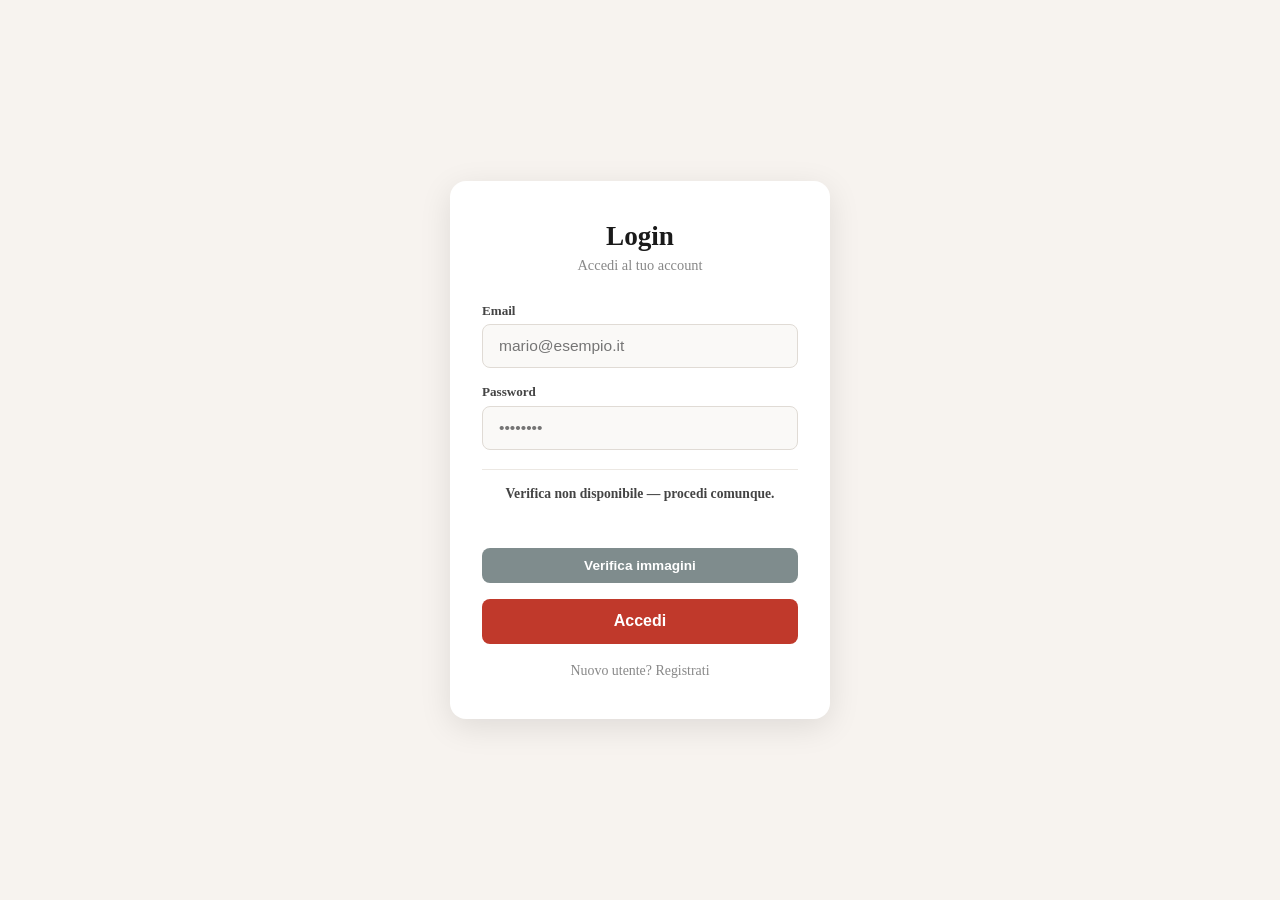
<file: public/login.html>
<!DOCTYPE html>
<html lang="it">
<head>
<meta charset="UTF-8">
<title>Login Agenda</title>
<meta name="viewport" content="width=device-width, initial-scale=1.0">
<link href="https://fonts.googleapis.com/css2?family=DM+Sans:wght@400;500;600&family=Playfair+Display:wght@700&display=swap" rel="stylesheet">
<link rel="stylesheet" href="./css/login.css">
</head>

<body>

<div class="login-box">
    <h2>Login</h2>
    <p class="subtitle">Accedi al tuo account</p>

    <div class="field-group">
        <label>Email</label>
        <input type="email" id="mail" placeholder="mario@esempio.it" onkeydown="if(event.key==='Enter') login()">
    </div>

    <div class="field-group">
        <label>Password</label>
        <input type="password" id="password" placeholder="••••••••" onkeydown="if(event.key==='Enter') login()">
    </div>

    <div id="verifica-section">
        <p id="verifica-titolo" class="verifica-titolo">Caricamento verifica...</p>
        <div id="verifica-grid"></div>
        <p id="verifica-msg" class="verifica-msg"></p>
        <button type="button" id="verificaBtn" onclick="confronta()">Verifica immagini</button>
    </div>

    <button type="button" id="loginBtn" onclick="login()" disabled>Accedi</button>

    <div id="message"></div>

    <a href="registrazione.html">Nuovo utente? Registrati</a>
</div>

<script src="js/login.js"></script>

</body>
</html>
</file>
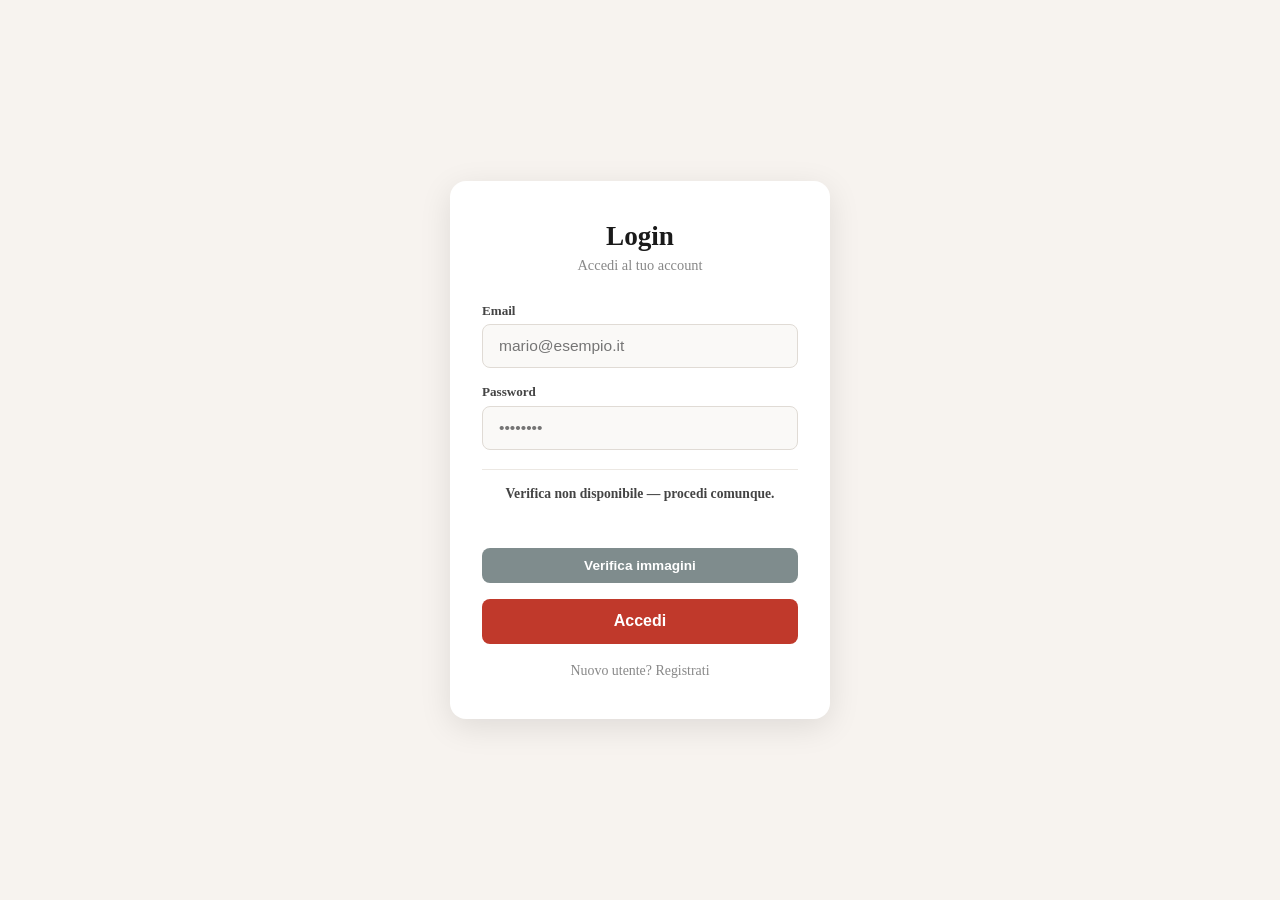
<file: public/profilo.html>
<!DOCTYPE html>
<html lang="it">
<head>
<meta charset="UTF-8">
<title>Profilo Utente</title>
<meta name="viewport" content="width=device-width, initial-scale=1.0">
<link href="https://fonts.googleapis.com/css2?family=DM+Sans:wght@400;500;600&family=Playfair+Display:wght@700&display=swap" rel="stylesheet">
<link rel="stylesheet" href="./css/profilo.css">
</head>

<body>

<div class="p-box">
    <h2>Profilo Utente</h2>

    <div class="field-group">
        <label>Nome</label>
        <input type="text" id="nome" placeholder="Mario">
    </div>

    <div class="field-group">
        <label>Cognome</label>
        <input type="text" id="cognome" placeholder="Rossi">
    </div>

    <div class="field-group">
        <label>Username</label>
        <input type="text" id="username" placeholder="mario_rossi">
    </div>

    <div class="field-group">
        <label>Email</label>
        <input type="email" id="mail" placeholder="mario@esempio.it" disabled>
    </div>

    <div class="field-group">
        <label>Telefono</label>
        <input type="tel" id="telefono" placeholder="+39 333 1234567">
    </div>

    <div class="field-group">
        <label>Nuova password (opzionale)</label>
        <input type="password" id="password" placeholder="••••••••">
    </div>

    <button onclick="salvaProfilo()">Salva Modifiche</button>
    <button class="cancel-btn" onclick="annulla()">Annulla</button>

    <div id="message"></div>
</div>

<script src="js/profilo.js"></script>

</body>
</html>
</file>
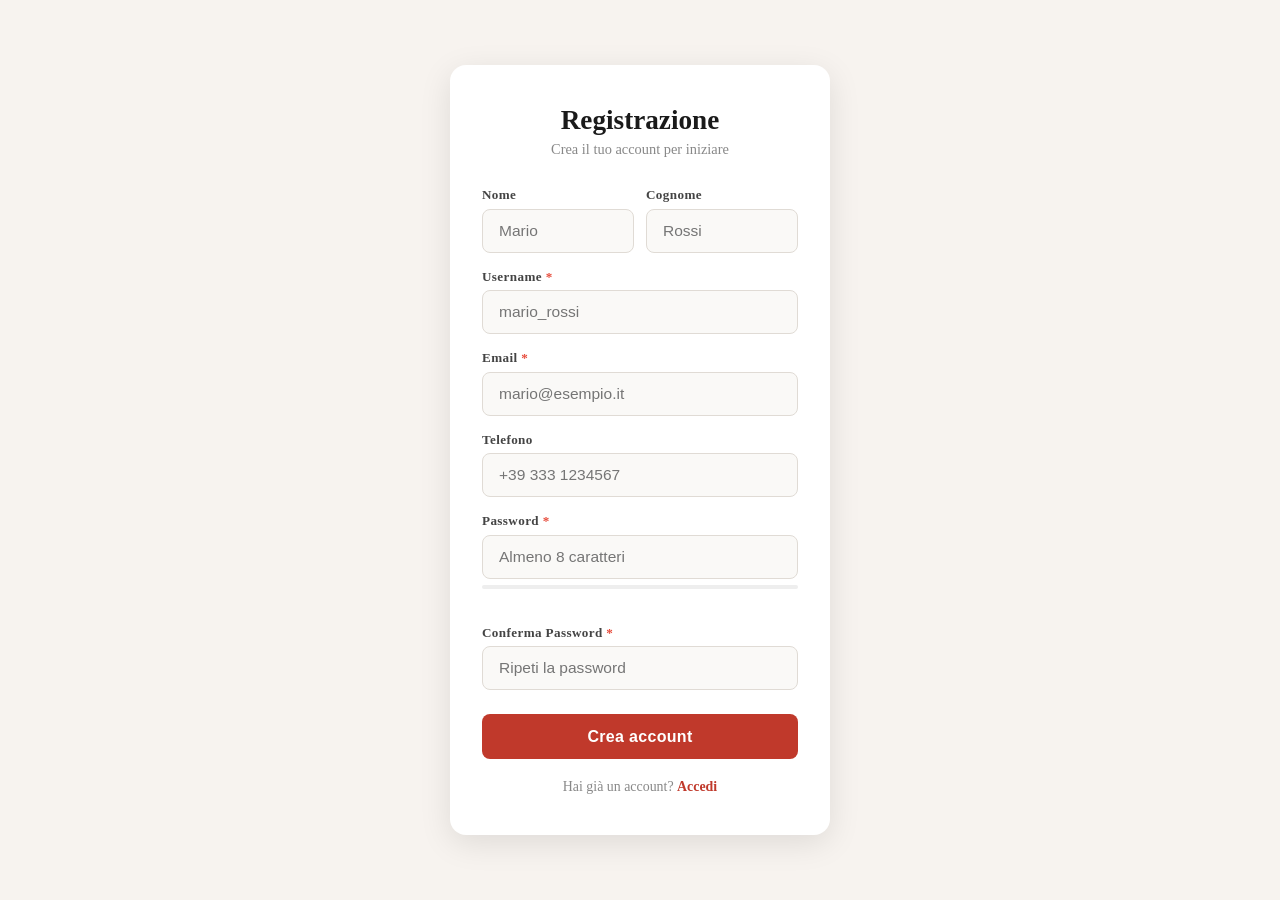
<file: public/registrazione.html>
<!DOCTYPE html>
<html lang="it">
<head>
<meta charset="UTF-8">
<title>Registrazione Agenda</title>
<meta name="viewport" content="width=device-width, initial-scale=1.0">
<link href="https://fonts.googleapis.com/css2?family=DM+Sans:wght@400;500;600&family=Playfair+Display:wght@700&display=swap" rel="stylesheet">
<link rel="stylesheet" href="./css/registrazione.css">
</head>
<body>
<div class="r-box">
    <h2>Registrazione</h2>
    <p class="subtitle">Crea il tuo account per iniziare</p>

    <div class="row-2">
        <div class="field-group">
            <label for="nome">Nome</label>
            <input type="text" id="nome" placeholder="Mario" autocomplete="given-name">
            <div class="field-error" id="err-nome"></div>
        </div>
        <div class="field-group">
            <label for="cognome">Cognome</label>
            <input type="text" id="cognome" placeholder="Rossi" autocomplete="family-name">
            <div class="field-error" id="err-cognome"></div>
        </div>
    </div>

    <div class="field-group">
        <label for="userName">Username <span style="color:#e74c3c">*</span></label>
        <input type="text" id="userName" placeholder="mario_rossi" autocomplete="username">
        <div class="field-error" id="err-username"></div>
    </div>

    <div class="field-group">
        <label for="mail">Email <span style="color:#e74c3c">*</span></label>
        <input type="email" id="mail" placeholder="mario@esempio.it" autocomplete="email">
        <div class="field-error" id="err-mail"></div>
    </div>

    <div class="field-group">
        <label for="telefono">Telefono</label>
        <input type="tel" id="telefono" placeholder="+39 333 1234567" autocomplete="tel">
        <div class="field-error" id="err-telefono"></div>
    </div>

    <div class="field-group">
        <label for="password">Password <span style="color:#e74c3c">*</span></label>
        <input type="password" id="password" placeholder="Almeno 8 caratteri" autocomplete="new-password">
        <div class="strength-bar"><div class="strength-fill" id="strength-fill"></div></div>
        <div class="strength-label" id="strength-label"></div>
        <div class="field-error" id="err-password"></div>
    </div>

    <div class="field-group">
        <label for="confermaPassword">Conferma Password <span style="color:#e74c3c">*</span></label>
        <input type="password" id="confermaPassword" placeholder="Ripeti la password" autocomplete="new-password">
        <div class="field-error" id="err-conferma"></div>
    </div>

    <button type="button" onclick="registra()" id="invia">Crea account</button>
    <div id="message"></div>
    <p class="login-link">Hai già un account? <a href="login.html">Accedi</a></p>
</div>
<script src="js/registrazione.js"></script>
</body>
</html>
</file>
<file: public/css/login.css>
*, *::before, *::after {
    box-sizing: border-box;
    margin: 0;
    padding: 0;
}

body {
    background: #f7f3ef;
    min-height: 100vh;
    display: flex;
    justify-content: center;
    align-items: center;
    padding: 2rem 1rem;
}

.login-box {
    background: #fff;
    padding: 2.5rem 2rem;
    border-radius: 16px;
    box-shadow: 0 8px 32px rgba(0,0,0,0.10);
    width: 100%;
    max-width: 380px;
    text-align: center;
}

h2 {
    font-size: 1.7rem;
    color: #1a1a1a;
    margin-bottom: 0.3rem;
}

.subtitle {
    color: #888;
    font-size: 0.9rem;
    margin-bottom: 1.8rem;
}

.field-group {
    margin-bottom: 1rem;
    text-align: left;
}

label {
    display: block;
    font-size: 0.82rem;
    font-weight: 600;
    color: #444;
    margin-bottom: 0.35rem;
}

input {
    width: 100%;
    padding: 0.75rem 1rem;
    border: 1.5px solid #e0dbd5;
    border-radius: 8px;
    font-size: 0.97rem;
    background: #faf9f7;
    outline: none;
    transition: 0.2s;
}

input:focus {
    border-color: #c0392b;
    box-shadow: 0 0 0 3px rgba(192,57,43,0.10);
    background: #fff;
}

button {
    width: 100%;
    padding: 0.85rem;
    border: none;
    border-radius: 8px;
    background: #c0392b;
    color: #fff;
    font-size: 1rem;
    font-weight: 600;
    cursor: pointer;
    margin-top: 0.5rem;
    transition: 0.2s;
}

button:hover {
    background: #a93226;
}

button:active {
    transform: scale(0.98);
}

#message {
    margin-top: 1rem;
    padding: 0.7rem 1rem;
    border-radius: 7px;
    font-size: 0.92rem;
    font-weight: 500;
    display: none;
}

#message.success {
    background: #eafaf1;
    color: #1e8449;
    display: block;
}

#message.error {
    background: #fdedec;
    color: #c0392b;
    display: block;
}

a {
    display: block;
    margin-top: 1.2rem;
    font-size: 0.87rem;
    color: #888;
    text-decoration: none;
}

a:hover {
    text-decoration: underline;
    color: #c0392b;
}

/* ── Verifica animali ─────────────────────────── */
#verifica-section {
    margin: 1.2rem 0 0.5rem;
    border-top: 1px solid #ece8e3;
    padding-top: 1rem;
}

.verifica-titolo {
    font-size: 0.85rem;
    font-weight: 600;
    color: #444;
    margin-bottom: 0.7rem;
}

#verifica-grid {
    display: grid;
    grid-template-columns: repeat(3, 1fr);
    gap: 5px;
    margin-bottom: 0.6rem;
}

.verifica-cell {
    position: relative;
    cursor: pointer;
    border-radius: 6px;
    overflow: hidden;
    border: 2px solid transparent;
    transition: border-color 0.15s;
}

.verifica-cell:hover {
    border-color: #c0392b44;
}

.verifica-cell.selezionato {
    border-color: #c0392b;
}

.verifica-cell img:first-child {
    width: 100%;
    height: 75px;
    object-fit: cover;
    display: block;
    transition: opacity 0.15s;
}

.verifica-cell.selezionato img:first-child {
    opacity: 0.4;
}

.verifica-cell .foreground {
    position: absolute;
    top: 50%;
    left: 50%;
    transform: translate(-50%, -50%);
    width: 2rem;
    height: auto;
    pointer-events: none;
}

.verifica-msg {
    font-size: 0.82rem;
    min-height: 1.2rem;
    margin-bottom: 0.4rem;
}

.verifica-msg.success { color: #1e8449; }
.verifica-msg.error   { color: #c0392b; }

#verificaBtn {
    background: #7f8c8d;
    font-size: 0.85rem;
    padding: 0.6rem;
    margin-top: 0;
}

#verificaBtn:hover    { background: #626e6e; }
#verificaBtn:disabled { background: #bdc3c7; cursor: not-allowed; }

#loginBtn:disabled {
    background: #bdc3c7;
    cursor: not-allowed;
}
</file>
<file: public/css/profilo.css>
*, *::before, *::after {
    box-sizing: border-box;
    margin: 0;
    padding: 0;
}

body {
    background: #f7f3ef;
    min-height: 100vh;
    display: flex;
    justify-content: center;
    align-items: center;
    padding: 2rem 1rem;
}

.p-box {
    background: #fff;
    padding: 2.5rem 2rem;
    border-radius: 16px;
    box-shadow: 0 8px 32px rgba(0,0,0,0.10);
    width: 100%;
    max-width: 380px;
    text-align: center;
}

h2 {
    font-size: 1.7rem;
    color: #1a1a1a;
    margin-bottom: 1.5rem;
}

.field-group {
    margin-bottom: 1rem;
    text-align: left;
}

label {
    display: block;
    font-size: 0.82rem;
    font-weight: 600;
    color: #444;
    margin-bottom: 0.35rem;
}

input {
    width: 100%;
    padding: 0.75rem 1rem;
    border: 1.5px solid #e0dbd5;
    border-radius: 8px;
    font-size: 0.97rem;
    background: #faf9f7;
    outline: none;
    transition: 0.2s;
}

input:focus {
    border-color: #c0392b;
    box-shadow: 0 0 0 3px rgba(192,57,43,0.10);
    background: #fff;
}

button {
    width: 100%;
    padding: 0.85rem;
    border: none;
    border-radius: 8px;
    background: #c0392b;
    color: #fff;
    font-size: 1rem;
    font-weight: 600;
    cursor: pointer;
    margin-top: 0.5rem;
    transition: 0.2s;
}

button:hover {
    background: #a93226;
}

button:active {
    transform: scale(0.98);
}

.cancel-btn {
    background: #9e9e9e;
}

.cancel-btn:hover {
    background: #7d7d7d;
}

#message {
    margin-top: 1rem;
    padding: 0.7rem 1rem;
    border-radius: 7px;
    font-size: 0.92rem;
    font-weight: 500;
    display: none;
}

#message.success {
    background: #eafaf1;
    color: #1e8449;
    display: block;
}

#message.error {
    background: #fdedec;
    color: #c0392b;
    display: block;
}
</file>
<file: public/css/registrazione.css>
*, *::before, *::after {
    box-sizing: border-box;
    margin: 0;
    padding: 0;
}

body {
    background: #f7f3ef;
    min-height: 100vh;
    display: flex;
    justify-content: center;
    align-items: center;
    padding: 2rem 1rem;
}

.r-box {
    background: #fff;
    padding: 2.5rem 2rem;
    border-radius: 16px;
    box-shadow: 0 8px 32px rgba(0,0,0,0.10);
    width: 100%;
    max-width: 380px;
}

h2 {
    font-size: 1.7rem;
    color: #1a1a1a;
    margin-bottom: 0.3rem;
    text-align: center;
}

.subtitle {
    text-align: center;
    color: #888;
    font-size: 0.9rem;
    margin-bottom: 1.8rem;
}

.field-group {
    margin-bottom: 1rem;
}

label {
    display: block;
    font-size: 0.82rem;
    font-weight: 600;
    color: #444;
    margin-bottom: 0.35rem;
    letter-spacing: 0.03em;
}

.input-wrap {
    position: relative;
}

input {
    width: 100%;
    padding: 0.75rem 1rem;
    border: 1.5px solid #e0dbd5;
    border-radius: 8px;
    font-size: 0.97rem;
    color: #1a1a1a;
    background: #faf9f7;
    transition: border-color 0.2s, box-shadow 0.2s;
    outline: none;
}

input:focus {
    border-color: #c0392b;
    box-shadow: 0 0 0 3px rgba(192,57,43,0.10);
    background: #fff;
}

input.error {
    border-color: #e74c3c;
    background: #fff8f8;
}

input.ok {
    border-color: #27ae60;
    background: #f6fff9;
}

.field-error {
    font-size: 0.78rem;
    color: #e74c3c;
    margin-top: 0.3rem;
    min-height: 1rem;
    display: none;
}

.field-error.visible {
    display: block;
}

.row-2 {
    display: grid;
    grid-template-columns: 1fr 1fr;
    gap: 0.75rem;
}

button[type="button"] {
    width: 100%;
    padding: 0.85rem;
    border: none;
    border-radius: 8px;
    background: #c0392b;
    color: #fff;
    font-size: 1rem;
    font-weight: 600;
    cursor: pointer;
    margin-top: 0.5rem;
    transition: background 0.2s, transform 0.1s;
    letter-spacing: 0.02em;
}

button[type="button"]:hover { background: #a93226; }
button[type="button"]:active { transform: scale(0.98); }
button[type="button"]:disabled { background: #ccc; cursor: not-allowed; }

#message {
    margin-top: 1rem;
    padding: 0.7rem 1rem;
    border-radius: 7px;
    font-size: 0.92rem;
    font-weight: 500;
    text-align: center;
    display: none;
}

#message.success { background: #eafaf1; color: #1e8449; display: block; }
#message.error   { background: #fdedec; color: #c0392b; display: block; }

.login-link {
    display: block;
    text-align: center;
    margin-top: 1.2rem;
    font-size: 0.87rem;
    color: #888;
}

.login-link a { color: #c0392b; text-decoration: none; font-weight: 600; }
.login-link a:hover { text-decoration: underline; }

/* Password strength bar */
.strength-bar {
    height: 4px;
    border-radius: 4px;
    margin-top: 0.4rem;
    background: #eee;
    overflow: hidden;
}
.strength-fill {
    height: 100%;
    width: 0;
    border-radius: 4px;
    transition: width 0.3s, background 0.3s;
}
.strength-label {
    font-size: 0.75rem;
    margin-top: 0.2rem;
    color: #888;
    min-height: 1rem;
}
</file>
